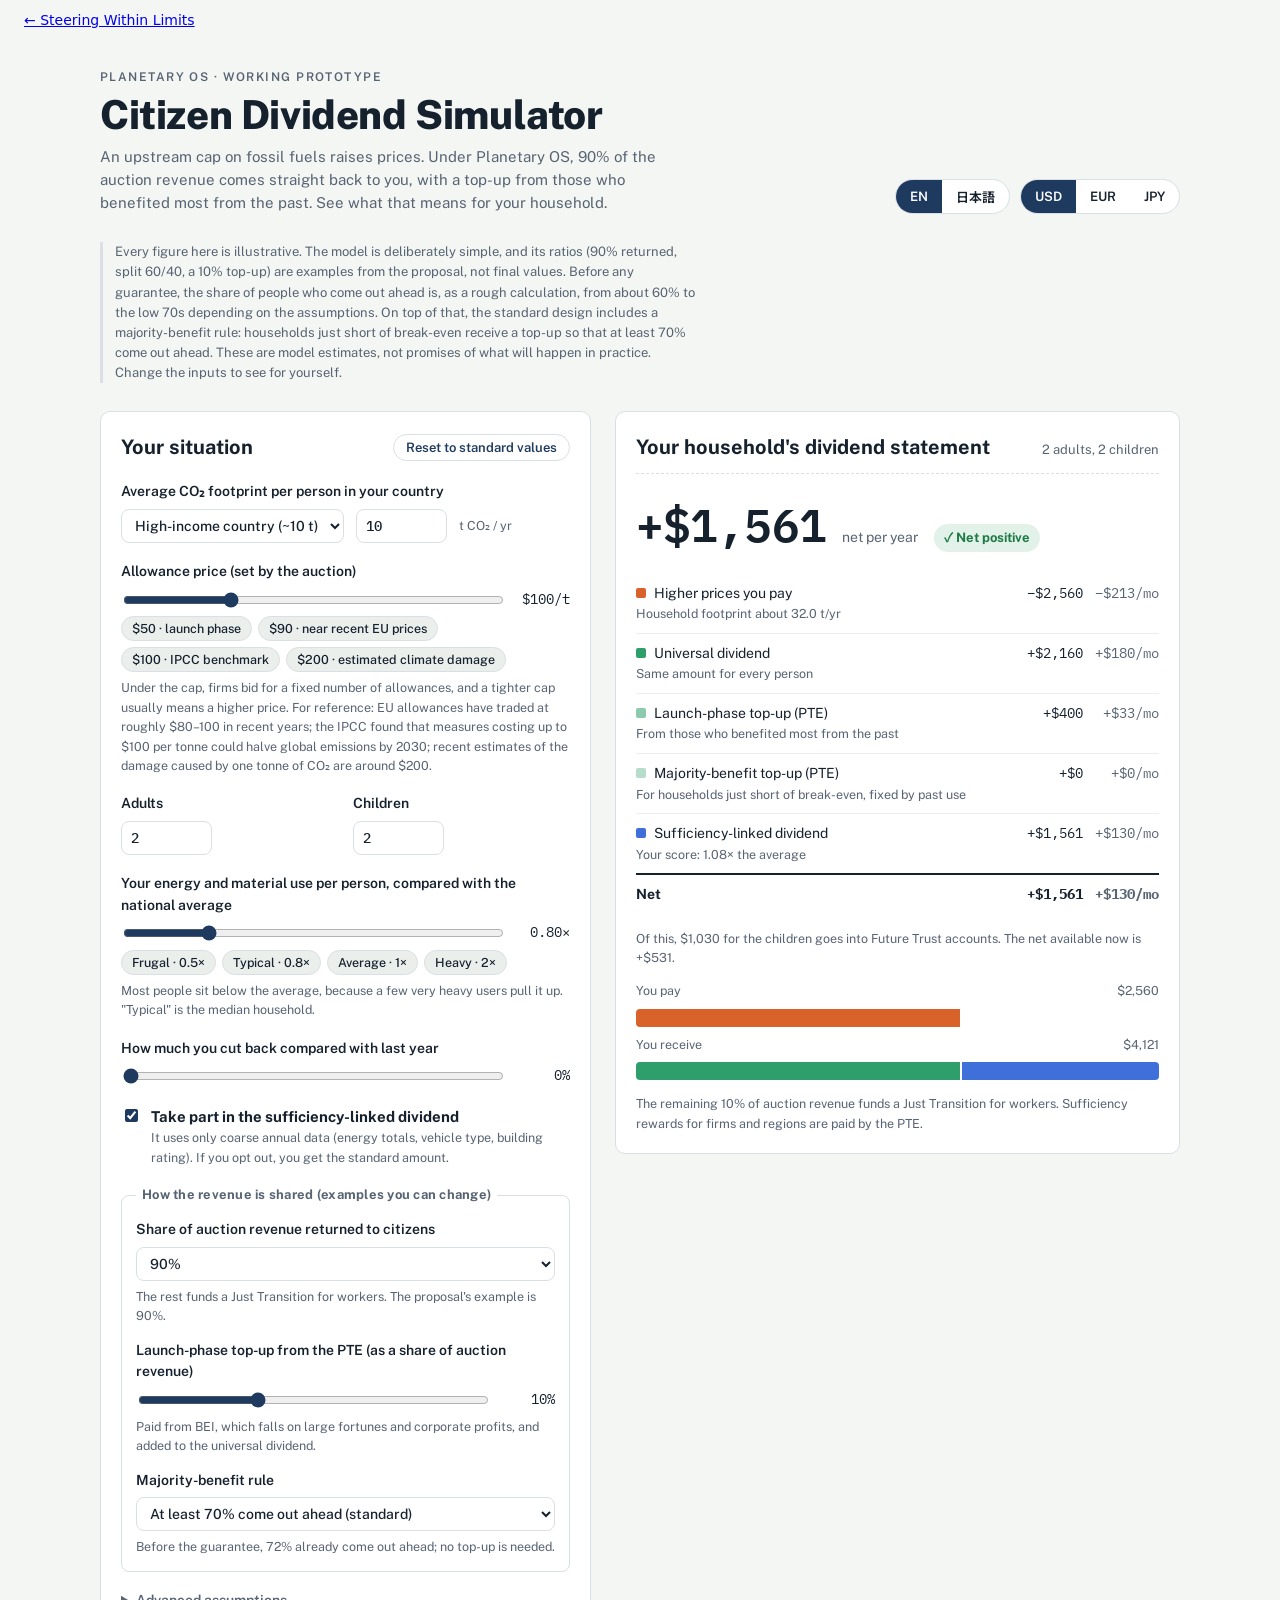
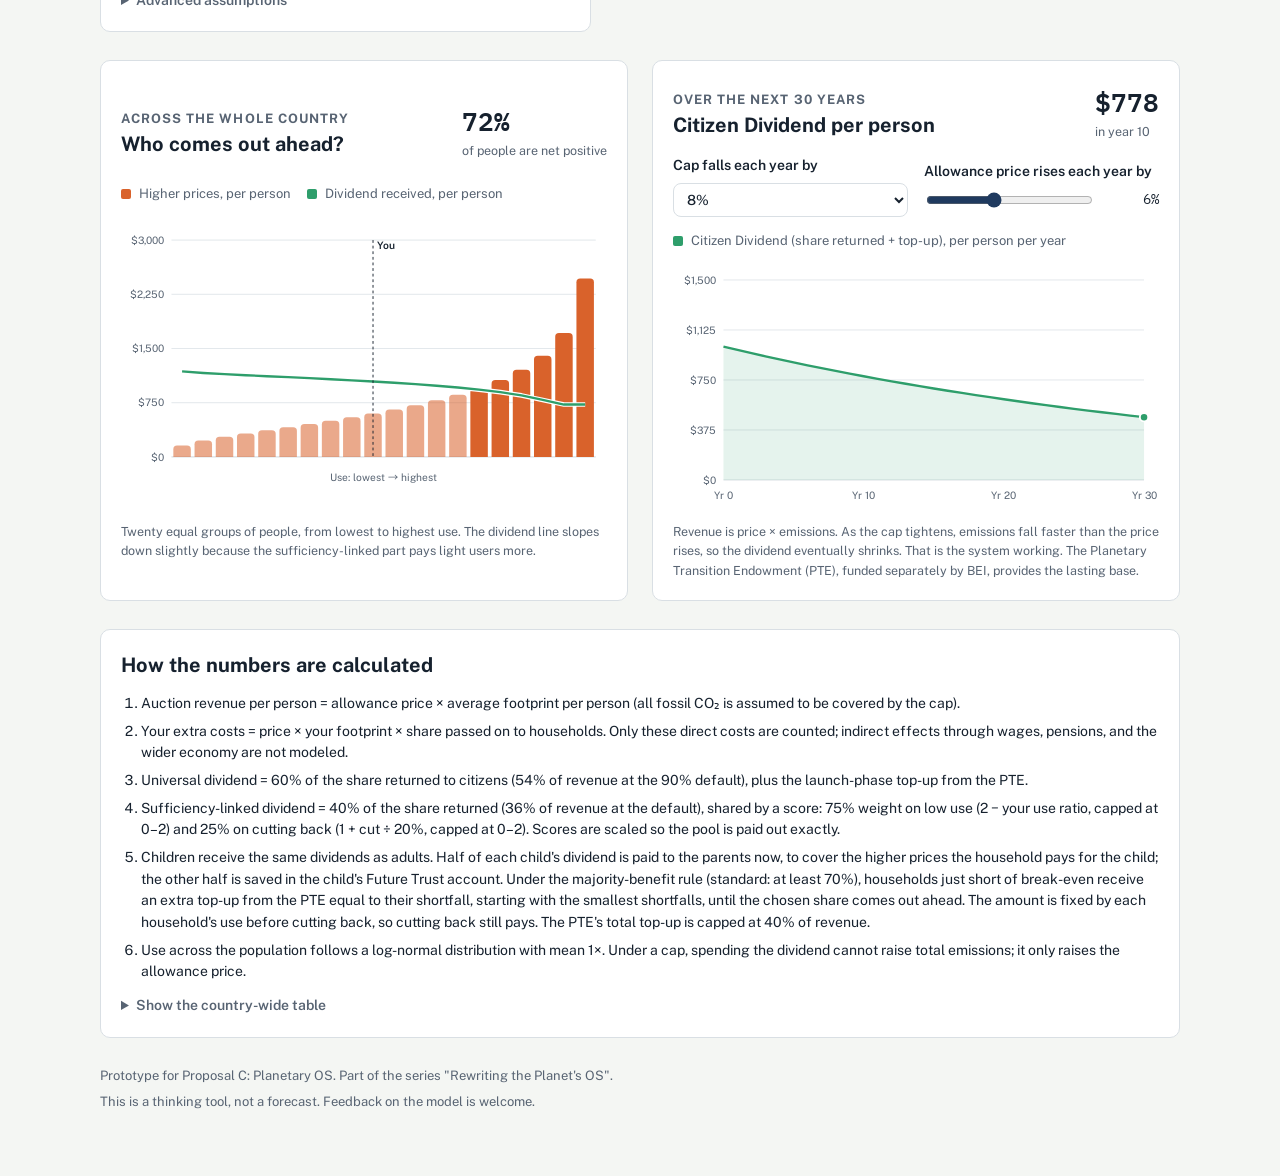
<file: docs/simulator/index.html>
<!doctype html>
<html lang="en">
<head>
<meta charset="utf-8">
<meta name="viewport" content="width=device-width, initial-scale=1">
<!-- This file is the master copy. The claude.ai Artifact (claude.ai/artifact/J9pZQuiFhVgbMJSY5bwzy8) is an older version from before 2026-11-05 and is intentionally not updated; do not use it. -->
<title>Citizen Dividend Simulator</title>
<link rel="preconnect" href="https://fonts.googleapis.com">
<link rel="preconnect" href="https://fonts.gstatic.com" crossorigin>
<link rel="stylesheet" href="https://fonts.googleapis.com/css2?family=Public+Sans:wght@400;500;600;700;800&family=IBM+Plex+Mono:wght@400;500;600&family=Noto+Sans+JP:wght@400;500;700&display=swap">
<style>
/* Layout: a civic "dividend statement" — controls on the left, the household's statement on the right, then two explanatory charts and the method. */
:root {
  --bg: #F4F6F3;
  --panel: #FFFFFF;
  --ink: #16212E;
  --muted: #586473;
  --line: #D9DFE4;
  --soft: #EBEFEC;
  --accent: #1F3A5F;
  --accent-ink: #FFFFFF;
  --cost: #D9622B;
  --uni: #2E9E6B;
  --suff: #3F6FD8;
  --good: #1E7A46;
  --good-bg: #E2F2E8;
  --bad: #B4401C;
  --bad-bg: #FBE7DE;
  --font-body: "Public Sans", "Noto Sans JP", "Helvetica Neue", Arial, sans-serif;
  --font-data: "IBM Plex Mono", ui-monospace, "SFMono-Regular", Menlo, monospace;
  --radius: 10px;
}
@media (prefers-color-scheme: dark) {
  :root:not([data-theme="light"]) {
    --bg: #10161E; --panel: #172130; --ink: #E8EDF3; --muted: #9DA9B7; --line: #2B3747; --soft: #1D2938;
    --accent: #9CBBE3; --accent-ink: #10161E;
    --cost: #D05A26; --uni: #1E9466; --suff: #5B80E6;
    --good: #6FD39A; --good-bg: #173527; --bad: #F08A63; --bad-bg: #3A2118;
    color-scheme: dark;
  }
}
:root[data-theme="dark"] {
  --bg: #10161E; --panel: #172130; --ink: #E8EDF3; --muted: #9DA9B7; --line: #2B3747; --soft: #1D2938;
  --accent: #9CBBE3; --accent-ink: #10161E;
  --cost: #D05A26; --uni: #1E9466; --suff: #5B80E6;
  --good: #6FD39A; --good-bg: #173527; --bad: #F08A63; --bad-bg: #3A2118;
  color-scheme: dark;
}
* { box-sizing: border-box; }
body { background: var(--bg); color: var(--ink); font-family: var(--font-body); font-size: 15px; line-height: 1.55; }
.wrap { max-width: 1120px; margin: 0 auto; padding-inline: 20px; padding-block: 28px 56px; display: grid; gap: 28px; }
header.top { display: flex; flex-wrap: wrap; gap: 16px; align-items: flex-end; justify-content: space-between; }
.eyebrow { font-size: 12px; letter-spacing: .12em; text-transform: uppercase; color: var(--muted); font-weight: 600; }
h1 { font-size: clamp(28px, 4vw, 40px); line-height: 1.1; margin: 6px 0 8px; font-weight: 800; letter-spacing: -.01em; text-wrap: balance; }
h2 { font-size: 20px; margin: 0; font-weight: 700; text-wrap: balance; }
h3 { font-size: 13px; margin: 0; letter-spacing: .08em; text-transform: uppercase; color: var(--muted); font-weight: 700; }
p { margin: 0; }
.lede { max-width: 62ch; color: var(--muted); }
.tools { display: flex; gap: 10px; flex-wrap: wrap; }
.seg { display: inline-flex; border: 1px solid var(--line); border-radius: 999px; overflow: hidden; background: var(--panel); }
.seg button { border: 0; background: transparent; color: var(--ink); padding: 7px 14px; font: 600 13px var(--font-body); cursor: pointer; }
.seg button[aria-pressed="true"] { background: var(--accent); color: var(--accent-ink); }
.seg button:focus-visible, button:focus-visible, input:focus-visible, select:focus-visible { outline: 2px solid var(--accent); outline-offset: 2px; }
.notice { font-size: 13px; color: var(--muted); border-left: 3px solid var(--line); padding-left: 12px; max-width: 75ch; }

.main { display: grid; grid-template-columns: minmax(0, 1fr) minmax(0, 1.15fr); gap: 24px; align-items: start; }
@media (max-width: 860px) { .main { grid-template-columns: 1fr; } }
.panel { background: var(--panel); border: 1px solid var(--line); border-radius: var(--radius); padding: 20px; display: grid; gap: 18px; min-width: 0; }

.field { display: grid; gap: 6px; }
.field label, .field .lab { font-weight: 600; font-size: 14px; }
.field .hint { font-size: 12.5px; color: var(--muted); }
.row { display: flex; gap: 12px; align-items: center; flex-wrap: wrap; }
.row > * { min-width: 0; }
input[type="range"] { flex: 1 1 160px; accent-color: var(--accent); }
.val { font-family: var(--font-data); font-variant-numeric: tabular-nums; font-size: 14px; min-width: 6.5ch; text-align: right; }
select, input[type="number"] { font: 500 14px var(--font-body); color: var(--ink); background: var(--panel); border: 1px solid var(--line); border-radius: 8px; padding: 7px 9px; }
input[type="number"] { width: 6.5em; font-family: var(--font-data); }
.chips { display: flex; gap: 6px; flex-wrap: wrap; }
.chips button { border: 1px solid var(--line); background: var(--soft); color: var(--ink); border-radius: 999px; padding: 4px 10px; font: 500 12.5px var(--font-body); cursor: pointer; }
.chips button:hover { border-color: var(--accent); }
.reset { border: 1px solid var(--line); background: transparent; color: var(--accent); border-radius: 999px; padding: 5px 12px; font: 600 13px var(--font-body); cursor: pointer; }
.reset:hover { border-color: var(--accent); }
.check { display: flex; gap: 10px; align-items: flex-start; }
.check input { margin-top: 4px; accent-color: var(--accent); }
details.adv summary { cursor: pointer; font-weight: 600; font-size: 14px; color: var(--muted); }
details.adv[open] summary { margin-bottom: 12px; }
fieldset.alloc { border: 1px solid var(--line); border-radius: 8px; padding: 14px; margin: 0; display: grid; gap: 14px; min-width: 0; }
fieldset.alloc legend { font-weight: 700; font-size: 13px; color: var(--muted); padding: 0 6px; letter-spacing: .02em; }
.two { display: grid; grid-template-columns: 1fr 1fr; gap: 14px; }

/* statement */
.statement { gap: 14px; }
.st-head { display: flex; justify-content: space-between; align-items: baseline; gap: 12px; flex-wrap: wrap; border-bottom: 1px dashed var(--line); padding-bottom: 10px; }
.st-head .who { font-size: 13px; color: var(--muted); }
.hero { display: flex; flex-wrap: wrap; align-items: baseline; gap: 10px 16px; }
.hero .num { font-family: var(--font-data); font-variant-numeric: tabular-nums; font-size: clamp(34px, 5vw, 46px); font-weight: 600; letter-spacing: -.02em; }
.hero .per { color: var(--muted); font-size: 14px; }
.pill { display: inline-flex; align-items: center; gap: 6px; font-weight: 700; font-size: 13px; padding: 4px 10px; border-radius: 999px; }
.pill.good { background: var(--good-bg); color: var(--good); }
.pill.bad { background: var(--bad-bg); color: var(--bad); }
table.lines { width: 100%; border-collapse: collapse; font-size: 14px; }
table.lines td { padding: 9px 0; border-bottom: 1px solid var(--soft); vertical-align: top; }
table.lines td.amt { text-align: right; font-family: var(--font-data); font-variant-numeric: tabular-nums; white-space: nowrap; padding-left: 12px; }
table.lines td.mon { text-align: right; font-family: var(--font-data); font-variant-numeric: tabular-nums; color: var(--muted); white-space: nowrap; padding-left: 12px; width: 1%; }
table.lines tr.total td { border-bottom: 0; border-top: 2px solid var(--ink); font-weight: 700; }
.key { display: inline-block; width: 10px; height: 10px; border-radius: 2px; margin-right: 8px; vertical-align: 0; }
.sub { display: block; font-size: 12.5px; color: var(--muted); }
.bars { display: grid; gap: 8px; }
.bars .bl { font-size: 12.5px; color: var(--muted); display: flex; justify-content: space-between; }
.bars .track { display: flex; gap: 2px; height: 18px; }
.bars .seg2 { height: 100%; border-radius: 0; }
.bars .seg2:first-child { border-radius: 4px 0 0 4px; }
.bars .seg2:last-child { border-radius: 0 4px 4px 0; }
.bars .seg2:only-child { border-radius: 4px; }

/* charts */
.chart-card { display: grid; gap: 14px; }
.chart-head { display: flex; flex-wrap: wrap; gap: 10px 24px; justify-content: space-between; align-items: flex-end; }
.chart-head .stat { font-family: var(--font-data); font-size: 26px; font-weight: 600; font-variant-numeric: tabular-nums; }
.legend { display: flex; flex-wrap: wrap; gap: 6px 16px; font-size: 13px; color: var(--muted); }
.legend span { display: inline-flex; align-items: center; }
.svgbox { position: relative; width: 100%; }
.svgbox svg { width: 100%; height: auto; display: block; }
.svgbox text { fill: var(--muted); font-family: var(--font-body); font-size: 11px; }
.tip { position: absolute; pointer-events: none; background: var(--ink); color: var(--bg); font-size: 12.5px; padding: 8px 10px; border-radius: 8px; line-height: 1.45; max-width: 240px; transform: translate(-50%, calc(-100% - 10px)); white-space: nowrap; }
.tip b { font-family: var(--font-data); font-weight: 600; }
.ctrl-inline { display: flex; gap: 16px; flex-wrap: wrap; align-items: center; font-size: 13.5px; }
.ctrl-inline .field { min-width: 220px; flex: 1 1 220px; }

.grid2 { display: grid; grid-template-columns: minmax(0, 1fr) minmax(0, 1fr); gap: 24px; }
@media (max-width: 860px) { .grid2 { grid-template-columns: 1fr; } }

.method { display: grid; gap: 12px; font-size: 14px; }
.method ol { margin: 0; padding-left: 20px; display: grid; gap: 6px; }
.method code { font-family: var(--font-data); font-size: 13px; background: var(--soft); padding: 1px 5px; border-radius: 4px; }
.tablewrap { overflow-x: auto; }
table.dist { border-collapse: collapse; font-size: 13px; min-width: 520px; width: 100%; }
table.dist th, table.dist td { padding: 6px 8px; border-bottom: 1px solid var(--soft); text-align: right; font-family: var(--font-data); font-variant-numeric: tabular-nums; }
table.dist th { font-family: var(--font-body); color: var(--muted); font-weight: 600; }
table.dist th:first-child, table.dist td:first-child { text-align: left; }
footer { font-size: 13px; color: var(--muted); display: grid; gap: 6px; }
footer a { color: var(--accent); }
@media (prefers-reduced-motion: no-preference) { .bars .seg2 { transition: width .25s ease; } }
</style>
</head>
<body>
<p style="margin:12px 16px;font:14px system-ui,sans-serif"><a href="../">← Steering Within Limits</a></p>

<div class="wrap">
  <header class="top">
    <div>
      <div class="eyebrow" data-i18n="eyebrow">Planetary OS · working prototype</div>
      <h1 data-i18n="title">Citizen Dividend Simulator</h1>
      <p class="lede" data-i18n="lede">An upstream cap on fossil fuels raises prices. Under Planetary OS, 90% of the auction revenue comes straight back to you, with a top-up from those who benefited most from the past. See what that means for your household.</p>
    </div>
    <div class="tools">
      <div class="seg" role="group" aria-label="Language">
        <button type="button" id="lang-en" aria-pressed="true">EN</button>
        <button type="button" id="lang-ja" aria-pressed="false">日本語</button>
      </div>
      <div class="seg" role="group" aria-label="Currency">
        <button type="button" id="cur-USD" aria-pressed="true">USD</button>
        <button type="button" id="cur-EUR" aria-pressed="false">EUR</button>
        <button type="button" id="cur-JPY" aria-pressed="false">JPY</button>
      </div>
    </div>
  </header>

  <p class="notice" data-i18n="notice">Every figure here is illustrative. The model is deliberately simple, and its ratios (90% returned, split 60/40, a 10% top-up) are examples from the proposal, not final values. Before any guarantee, the share of people who come out ahead is, as a rough calculation, from about 60% to the low 70s depending on the assumptions. On top of that, the standard design includes a majority-benefit rule: households just short of break-even receive a top-up so that at least 70% come out ahead. These are model estimates, not promises of what will happen in practice. Change the inputs to see for yourself.</p>

  <section class="main">
    <form class="panel" id="inputs" aria-labelledby="in-h" onsubmit="return false">
      <div class="row" style="justify-content:space-between"><h2 id="in-h" data-i18n="inTitle">Your situation</h2><button type="button" class="reset" id="reset" data-i18n="reset">Reset to standard values</button></div>

      <div class="field">
        <label for="avg" data-i18n="avgLab">Average CO₂ footprint per person in your country</label>
        <div class="row">
          <select id="preset" aria-label="Country profile">
            <option value="10" data-i18n="p10">High-income country (~10 t)</option>
            <option value="8" data-i18n="p8">Japan / EU-like (~8 t)</option>
            <option value="6" data-i18n="p6">Upper-middle income (~6 t)</option>
            <option value="2" data-i18n="p2">Lower-middle income (~2 t)</option>
            <option value="0.5" data-i18n="p05">Low income (~0.5 t)</option>
          </select>
          <input id="avg" type="number" min="0.1" max="30" step="0.1" value="10">
          <span class="hint">t CO₂ / yr</span>
        </div>
      </div>

      <div class="field">
        <label for="price" data-i18n="priceLab">Allowance price (set by the auction)</label>
        <div class="row"><input id="price" type="range" min="25" max="300" step="5" value="100"><span class="val" id="price-v"></span></div>
        <div class="chips">
          <button type="button" data-price="50" data-i18n="pc50">$50 · launch phase</button>
          <button type="button" data-price="90" data-i18n="pc90">$90 · near recent EU prices</button>
          <button type="button" data-price="100" data-i18n="pc100">$100 · IPCC benchmark</button>
          <button type="button" data-price="200" data-i18n="pc200">$200 · estimated climate damage</button>
        </div>
        <span class="hint" data-i18n="priceHint">Under the cap, firms bid for a fixed number of allowances, and a tighter cap usually means a higher price. For reference: EU allowances have traded at roughly $80–100 in recent years; the IPCC found that measures costing up to $100 per tonne could halve global emissions by 2030; recent estimates of the damage caused by one tonne of CO₂ are around $200.</span>
      </div>

      <div class="two">
        <div class="field">
          <label for="adults" data-i18n="adultsLab">Adults</label>
          <input id="adults" type="number" min="1" max="10" step="1" value="2">
        </div>
        <div class="field">
          <label for="kids" data-i18n="kidsLab">Children</label>
          <input id="kids" type="number" min="0" max="10" step="1" value="2">
        </div>
      </div>

      <div class="field">
        <label for="use" data-i18n="useLab">Your energy and material use per person, compared with the national average</label>
        <div class="row"><input id="use" type="range" min="0.2" max="3" step="0.05" value="0.8"><span class="val" id="use-v"></span></div>
        <div class="chips">
          <button type="button" data-use="0.5" data-i18n="chipLow">Frugal · 0.5×</button>
          <button type="button" data-use="0.8" data-i18n="chipMid">Typical · 0.8×</button>
          <button type="button" data-use="1" data-i18n="chipAvg">Average · 1×</button>
          <button type="button" data-use="2" data-i18n="chipHigh">Heavy · 2×</button>
        </div>
        <span class="hint" data-i18n="useHint">Most people sit below the average, because a few very heavy users pull it up. "Typical" is the median household.</span>
      </div>

      <div class="field">
        <label for="red" data-i18n="redLab">How much you cut back compared with last year</label>
        <div class="row"><input id="red" type="range" min="0" max="40" step="1" value="0"><span class="val" id="red-v"></span></div>
      </div>

      <label class="check" for="optin">
        <input id="optin" type="checkbox" checked>
        <span><b data-i18n="optLab">Take part in the sufficiency-linked dividend</b><span class="sub" data-i18n="optHint">It uses only coarse annual data (energy totals, vehicle type, building rating). If you opt out, you get the standard amount.</span></span>
      </label>

      <fieldset class="alloc">
        <legend data-i18n="allocLeg">How the revenue is shared (examples you can change)</legend>
        <div class="field">
          <label for="hshare" data-i18n="hshareLab">Share of auction revenue returned to citizens</label>
          <select id="hshare"><option value="80">80%</option><option value="90" selected>90%</option><option value="100">100%</option></select>
          <span class="hint" data-i18n="hshareHint">The rest funds a Just Transition for workers. The proposal's example is 90%.</span>
        </div>
        <div class="field">
          <label for="topup" data-i18n="topupLab">Launch-phase top-up from the PTE (as a share of auction revenue)</label>
          <div class="row"><input id="topup" type="range" min="0" max="30" step="1" value="10"><span class="val" id="topup-v"></span></div>
          <span class="hint" data-i18n="topupHint">Paid from BEI, which falls on large fortunes and corporate profits, and added to the universal dividend.</span>
        </div>
        <div class="field">
          <label for="rule" data-i18n="ruleLab">Majority-benefit rule</label>
          <select id="rule">
            <option value="0" data-i18n="ruleNone">No guarantee (for comparison)</option>
            <option value="60" data-i18n="rule60">At least 60% come out ahead</option>
            <option value="70" data-i18n="rule70" selected>At least 70% come out ahead (standard)</option>
            <option value="80" data-i18n="rule80">At least 80% come out ahead</option>
          </select>
          <span class="hint" id="rule-note"></span>
        </div>
      </fieldset>

      <details class="adv">
        <summary data-i18n="advSum">Advanced assumptions</summary>
        <div class="field">
          <label for="pass" data-i18n="passLab">Share of the carbon cost passed on to households</label>
          <div class="row"><input id="pass" type="range" min="50" max="100" step="5" value="80"><span class="val" id="pass-v"></span></div>
          <span class="hint" data-i18n="passHint">The standard assumption is 80%. Part of the cost is embodied in government spending, investment, and exports; household consumption accounts for a little over 60% of carbon footprints (Ivanova et al., 2016). 100% is the most cautious case, in which everything eventually reaches people through prices, wages, and taxes.</span>
        </div>
        <div class="field">
          <label for="sigma" data-i18n="sigmaLab">How unequal energy use is in your country</label>
          <div class="row"><input id="sigma" type="range" min="0.4" max="1.1" step="0.05" value="0.7"><span class="val" id="sigma-v"></span></div>
          <span class="hint" data-i18n="sigmaHint">Spread of a log-normal distribution. Higher means a small group uses a much larger share.</span>
        </div>
      </details>
    </form>

    <section class="panel statement" aria-labelledby="st-h" aria-live="polite">
      <div class="st-head">
        <h2 id="st-h" data-i18n="stTitle">Your household's dividend statement</h2>
        <span class="who" id="who"></span>
      </div>
      <div class="hero">
        <span class="num" id="net"></span>
        <span class="per" data-i18n="perYear">net per year</span>
        <span class="pill" id="pill"></span>
      </div>
      <table class="lines">
        <tbody>
          <tr><td><span class="key" style="background:var(--cost)"></span><span data-i18n="lCost">Higher prices you pay</span><span class="sub" id="cost-sub"></span></td><td class="amt" id="cost"></td><td class="mon" id="cost-m"></td></tr>
          <tr><td><span class="key" style="background:var(--uni)"></span><span data-i18n="lUni">Universal dividend</span><span class="sub" data-i18n="lUniSub">Same amount for every person</span></td><td class="amt" id="uni"></td><td class="mon" id="uni-m"></td></tr>
          <tr><td><span class="key" style="background:var(--uni);opacity:.55"></span><span data-i18n="lTop">Launch-phase top-up (PTE)</span><span class="sub" data-i18n="lTopSub">From those who benefited most from the past</span></td><td class="amt" id="top"></td><td class="mon" id="top-m"></td></tr>
          <tr id="guar-row"><td><span class="key" style="background:var(--uni);opacity:.35"></span><span data-i18n="lGuar">Majority-benefit top-up (PTE)</span><span class="sub" data-i18n="lGuarSub">For households just short of break-even, fixed by past use</span></td><td class="amt" id="guar"></td><td class="mon" id="guar-m"></td></tr>
          <tr><td><span class="key" style="background:var(--suff)"></span><span data-i18n="lSuff">Sufficiency-linked dividend</span><span class="sub" id="suff-sub"></span></td><td class="amt" id="suff"></td><td class="mon" id="suff-m"></td></tr>
          <tr class="total"><td data-i18n="lNet">Net</td><td class="amt" id="net2"></td><td class="mon" id="net-m"></td></tr>
        </tbody>
      </table>
      <p class="sub" id="trust"></p>
      <div class="bars" aria-hidden="true">
        <div class="bl"><span data-i18n="bPay">You pay</span><span id="b-pay"></span></div>
        <div class="track" id="bar-pay"></div>
        <div class="bl"><span data-i18n="bGet">You receive</span><span id="b-get"></span></div>
        <div class="track" id="bar-get"></div>
      </div>
      <p class="sub" id="restNote"></p>
    </section>
  </section>

  <section class="grid2">
    <div class="panel chart-card" aria-labelledby="d-h">
      <div class="chart-head">
        <div>
          <h3 data-i18n="dEyebrow">Across the whole country</h3>
          <h2 id="d-h" data-i18n="dTitle">Who comes out ahead?</h2>
        </div>
        <div><div class="stat" id="share"></div><div class="sub" data-i18n="dStatLab">of people are net positive</div></div>
      </div>
      <div class="legend">
        <span><span class="key" style="background:var(--cost)"></span><span data-i18n="legCost">Higher prices, per person</span></span>
        <span><span class="key" style="background:var(--uni)"></span><span data-i18n="legRecv">Dividend received, per person</span></span>
      </div>
      <div class="svgbox" id="dist"></div>
      <p class="sub" data-i18n="dNote">Twenty equal groups of people, from lowest to highest use. The dividend line slopes down slightly because the sufficiency-linked part pays light users more.</p>
    </div>

    <div class="panel chart-card" aria-labelledby="t-h">
      <div class="chart-head">
        <div>
          <h3 data-i18n="tEyebrow">Over the next 30 years</h3>
          <h2 id="t-h" data-i18n="tTitle">Citizen Dividend per person</h2>
        </div>
        <div><div class="stat" id="t-stat"></div><div class="sub" data-i18n="tStatLab">in year 10</div></div>
      </div>
      <div class="ctrl-inline">
        <div class="field">
          <label for="rate" data-i18n="rateLab">Cap falls each year by</label>
          <select id="rate">
            <option value="3">3%</option><option value="5">5%</option><option value="7">7%</option><option value="8" selected>8%</option><option value="10">10%</option>
          </select>
        </div>
        <div class="field">
          <label for="growth" data-i18n="growthLab">Allowance price rises each year by</label>
          <div class="row"><input id="growth" type="range" min="0" max="15" step="1" value="6"><span class="val" id="growth-v"></span></div>
        </div>
      </div>
      <div class="legend"><span><span class="key" style="background:var(--uni)"></span><span data-i18n="tLeg">Citizen Dividend (share returned + top-up), per person per year</span></span></div>
      <div class="svgbox" id="time"></div>
      <p class="sub" data-i18n="tNote">Revenue is price × emissions. As the cap tightens, emissions fall faster than the price rises, so the dividend eventually shrinks. That is the system working. The Planetary Transition Endowment (PTE), funded separately by BEI, provides the lasting base.</p>
    </div>
  </section>

  <section class="panel method" aria-labelledby="m-h">
    <h2 id="m-h" data-i18n="mTitle">How the numbers are calculated</h2>
    <ol>
      <li data-i18n="m1">Auction revenue per person = allowance price × average footprint per person (all fossil CO₂ is assumed to be covered by the cap).</li>
      <li data-i18n="m2">Your extra costs = price × your footprint × share passed on to households. Only these direct costs are counted; indirect effects through wages, pensions, and the wider economy are not modeled.</li>
      <li data-i18n="m3">Universal dividend = 60% of the share returned to citizens (54% of revenue at the 90% default), plus the launch-phase top-up from the PTE.</li>
      <li data-i18n="m4">Sufficiency-linked dividend = 40% of the share returned (36% of revenue at the default), shared by a score: 75% weight on low use (2 − your use ratio, capped at 0–2) and 25% on cutting back (1 + cut ÷ 20%, capped at 0–2). Scores are scaled so the pool is paid out exactly.</li>
      <li data-i18n="m5">Children receive the same dividends as adults. Half of each child's dividend is paid to the parents now, to cover the higher prices the household pays for the child; the other half is saved in the child's Future Trust account. Under the majority-benefit rule (standard: at least 70%), households just short of break-even receive an extra top-up from the PTE equal to their shortfall, starting with the smallest shortfalls, until the chosen share comes out ahead. The amount is fixed by each household's use before cutting back, so cutting back still pays. The PTE's total top-up is capped at 40% of revenue.</li>
      <li data-i18n="m6">Use across the population follows a log-normal distribution with mean 1×. Under a cap, spending the dividend cannot raise total emissions; it only raises the allowance price.</li>
    </ol>
    <details class="adv">
      <summary data-i18n="tableSum">Show the country-wide table</summary>
      <div class="tablewrap"><table class="dist" id="dist-table"></table></div>
    </details>
  </section>

  <footer>
    <p data-i18n="foot1">Prototype for Proposal C: Planetary OS. Part of the series "Rewriting the Planet's OS".</p>
    <p data-i18n="foot2">This is a thinking tool, not a forecast. Feedback on the model is welcome.</p>
  </footer>
</div>

<script>
(function () {
  "use strict";
  const $ = (id) => document.getElementById(id);

  const I18N = {
    ja: {
      eyebrow: "Planetary OS · 試作版", title: "還元シミュレーター",
      lede: "化石燃料の上流に上限をかけると、物の値段が上がります。Planetary OS では、競売収入の90％があなたに直接還ってきます。さらに、過去に最も恩恵を受けてきた側からの上乗せもあります。それがあなたの家計にとって何を意味するかを確かめてください。",
      notice: "ここに出る数字はすべて一例です。モデルは意図して単純にしてあり、比率（90％を還元、6割と4割に分ける、1割の上乗せ）は提案書の一例で、確定した値ではありません。上乗せの前の計算上の目安では、手取りがプラスになるのは前提によって6割前後から7割台前半です。そのうえで、標準の設計では「多数派保証ルール」により、少なくとも7割の人がプラスになるよう、損益の境目にいる世帯に上乗せします。これは計算上の想定で、現実にそのとおりになるとは限りません。入力を変えて確かめてください。",
      inTitle: "あなたの状況", reset: "初期値に戻す", pc50: "50ドル · 立ち上げ期", pc90: "90ドル · EU市場の近年の水準", pc100: "100ドル · IPCCの目安", pc200: "200ドル · 気候被害の推計額", avgLab: "あなたの国の、一人あたりの平均CO₂排出量",
      p10: "高所得国（約10トン）", p8: "日本・EU並み（約8トン）", p6: "上位中所得国（約6トン）", p2: "下位中所得国（約2トン）", p05: "低所得国（約0.5トン）",
      priceLab: "排出枠の価格（競売で決まる）", priceHint: "上限のもとで、企業が決まった数の排出枠を競り合います。上限が厳しいほど、価格は上がりやすくなります。参考：EUの排出枠は近年、1トン約80〜100ドルで取引されてきました。IPCCは、1トン100ドル以下の対策で2030年までに世界の排出を半分にできるとしています。CO₂1トンが引き起こす被害の最近の推計は、約200ドルです。",
      adultsLab: "大人", kidsLab: "子ども",
      useLab: "一人あたりのエネルギーとモノの使用量（国の平均と比べて）",
      chipLow: "質素 · 0.5倍", chipMid: "典型的 · 0.8倍", chipAvg: "平均 · 1倍", chipHigh: "多い · 2倍",
      useHint: "ごく一部の人が平均を押し上げるので、多くの人は平均より少なく使っています。「典型的」は中央の世帯です。",
      redLab: "去年と比べて減らした割合",
      optLab: "縮小に連動する還元に参加する", optHint: "使うのは年1回の粗いデータ（エネルギーの合計、車の種類、建物の性能）だけです。参加しない場合は標準の額を受け取ります。",
      advSum: "詳しい前提", passLab: "炭素のコストのうち、家計に転嫁される割合", passHint: "標準の前提は80％です。コストの一部は、政府の支出、設備投資、輸出に含まれます。研究では、家計の消費がカーボンフットプリントの6割余りを占めるとされています（Ivanova ほか、2016年）。100％は、値段・賃金・税を通じて、最終的にすべてが人々に及ぶと見る、最も慎重な想定です。", allocLeg: "収入の分け方（変えられる一例）", hshareLab: "競売収入のうち市民に還す割合", hshareHint: "残りは働く人の公正な移行に充てます。提案書の一例は90％です。", topupLab: "立ち上げ期のPTEからの上乗せ（競売収入に対する割合）", topupHint: "大きな資産と企業の利益が負担するBEIから出し、一律の還元に上乗せします。", ruleLab: "多数派保証ルール", ruleNone: "保証なし（比べるため）", rule60: "少なくとも6割が得をする", rule70: "少なくとも7割が得をする（標準）", rule80: "少なくとも8割が得をする", lTop: "立ち上げ期の上乗せ（PTE）", lTopSub: "過去に最も恩恵を受けた側から", lGuar: "多数派保証の上乗せ（PTE）", lGuarSub: "損益の境目にいる世帯に。以前の使用量で決まる",
      sigmaLab: "あなたの国でのエネルギー使用量のばらつき", sigmaHint: "対数正規分布の広がりです。値が大きいほど、少数の人が大きな割合を使っています。",
      stTitle: "あなたの家計の還元明細", perYear: "年間の差し引き",
      lCost: "値上がりで払う分", lUni: "一律の還元", lUniSub: "一人あたり同じ額", lSuff: "縮小に連動する還元", lNet: "差し引き",
      bPay: "払う額", bGet: "受け取る額",
      restNote: (r) => `競売収入の残り${r}％は、働く人の公正な移行に充てられます。企業・地域への縮小報酬は、PTEから出します。`, ruleNote: (s0, cost, lift, cap) => cap ? `保証の前は${s0}％。PTEが出せる上限（収入の40％）に届くため、この水準までは保証できません。` : (lift > 0 ? `保証の前は${s0}％。境目にいる${lift}％の人に上乗せし、その費用は収入の${cost}％です。` : `保証の前に、すでに${s0}％の人がプラスで、上乗せは不要です。`), ruleOff: "保証の水準は、市民会議を含む民主的な手続きで見直せます。標準の設計は「少なくとも7割」です。ここでは、保証がない場合と比べられます。",
      dEyebrow: "国全体で見ると", dTitle: "誰が得をするのか", dStatLab: "の人が、手取りがプラス",
      legCost: "値上がりの負担（一人あたり）", legRecv: "受け取る還元（一人あたり）",
      dNote: "使用量の少ない順に、人々を20の同じ大きさのグループに分けています。縮小に連動する部分が少なく使う人に多く払うので、還元の線はわずかに右下がりになります。",
      tEyebrow: "これから30年", tTitle: "一人あたりの市民への還元", tStatLab: "（10年目）",
      rateLab: "上限の年あたりの引き下げ", growthLab: "排出枠の価格の年あたりの上昇",
      tLeg: "市民への還元（還元の割合＋上乗せ）、一人あたり・年",
      tNote: "収入は「価格 × 排出量」です。上限が厳しくなると、排出は価格の上昇より速く減るので、還元はいずれ小さくなります。それは仕組みが働いている証拠です。長く続く土台は、BEIで別に積み立てるPTE（Planetary Transition Endowment）が担います。",
      mTitle: "数字の計算方法",
      m1: "一人あたりの競売収入 ＝ 排出枠の価格 × 一人あたりの平均排出量（化石燃料由来のCO₂はすべて上限の対象と仮定）",
      m2: "あなたの負担の増加 ＝ 価格 × あなたの排出量 × 家計に転嫁される割合。計算しているのは、この直接の負担だけです。賃金や年金、経済全体を通じた間接の影響は含みません。",
      m3: "一律の還元 ＝ 市民に還す分の6割（初期値の90％なら収入の54％）＋ 立ち上げ期のPTEからの上乗せ",
      m4: "縮小に連動する還元 ＝ 市民に還す分の4割（初期値なら収入の36％）を点数で分配。使用量の少なさに75％（2 − 使用比率、0〜2の範囲）、減らした量に25％（1 + 削減率 ÷ 20％、0〜2の範囲）の重み。原資がちょうど配り切られるように点数を調整します。",
      m5: "子どもも大人と同じ額を受け取ります。子どもの分の半分は、子どもの分の値上がりを補うために今、親に支払い、残りの半分を子ども本人の将来信託口座に積み立てます。多数派保証ルール（標準は少なくとも7割）では、損益の境目にいて少しだけマイナスになる世帯に、その不足分をPTEから上乗せします。不足の小さい世帯から順に、選んだ割合の人がプラスになるまでです。額は、減らす前の使用量で決まるので、その後に減らせば、そのぶん得が増えます。PTEからの上乗せは、合計で収入の40％までです。",
      m6: "人々の使用量は、平均1倍の対数正規分布に従うと仮定しています。上限があるので、還元を使っても排出の総量は増えません。排出枠の価格が上がるだけです。",
      tableSum: "国全体の表を見る",
      foot1: "提案C：Planetary OS の試作版。連載「地球のOSを書き換える」の一部です。",
      foot2: "これは予測ではなく、考えるための道具です。モデルへのご意見を歓迎します。",
      pillGood: "✓ 手取りがプラス", pillBad: "! 負担のほうが大きい",
      who: (a, k) => `大人${a}人・子ども${k}人`,
      costSub: (t) => `世帯の排出量 約${t}トン/年`,
      suffSub: (s, opt) => opt ? `あなたの点数：平均の${s}倍` : "参加しない：標準の額",
      trust: (v, now) => `うち子どもの分 ${v} は、将来信託口座に積み立てられます。今使える差し引きは ${now} です。`,
      tblHead: ["グループ", "使用量（平均比）", "負担/人", "還元/人", "差し引き/人"],
      grp: (i) => `${i}`,
      tipDist: (r, c, d) => `使用量 平均の<b>${r}</b>倍<br>負担 <b>${c}</b> ・ 還元 <b>${d}</b>`,
      tipTime: (y, v) => `${y}年目<br>還元 <b>${v}</b> / 人・年`,
      yr: "年", x10: "使用量：少ない → 多い"
    },
    en: {
      restNote: (r) => `The remaining ${r}% of auction revenue funds a Just Transition for workers. Sufficiency rewards for firms and regions are paid by the PTE.`,
      ruleNote: (s0, cost, lift, cap) => cap ? `Before the guarantee: ${s0}%. The PTE ceiling (40% of revenue) is reached, so this level cannot be fully guaranteed.` : (lift > 0 ? `Before the guarantee: ${s0}%. A top-up goes to the ${lift}% of people just short of break-even, costing ${cost}% of revenue.` : `Before the guarantee, ${s0}% already come out ahead; no top-up is needed.`),
      ruleOff: "The guarantee level can be revisited through democratic processes, including citizens' assemblies. The standard design is \"at least 70%\". Here you can compare with no guarantee.",
      pillGood: "✓ Net positive", pillBad: "! Net cost",
      who: (a, k) => `${a} adult${a === 1 ? "" : "s"}, ${k} child${k === 1 ? "" : "ren"}`,
      costSub: (t) => `Household footprint about ${t} t/yr`,
      suffSub: (s, opt) => opt ? `Your score: ${s}× the average` : "Opted out: standard amount",
      trust: (v, now) => `Of this, ${v} for the children goes into Future Trust accounts. The net available now is ${now}.`,
      tblHead: ["Group", "Use (× average)", "Pays / person", "Receives / person", "Net / person"],
      grp: (i) => `${i}`,
      tipDist: (r, c, d) => `Use <b>${r}×</b> average<br>Pays <b>${c}</b> · Receives <b>${d}</b>`,
      tipTime: (y, v) => `Year ${y}<br>Dividend <b>${v}</b> per person`,
      yr: "Year", x10: "Use: lowest → highest"
    }
  };
  const EN_TEXT = {};
  document.querySelectorAll("[data-i18n]").forEach((el) => { EN_TEXT[el.dataset.i18n] = el.textContent; });

  const CUR = { USD: { rate: 1, sym: "$", dec: 0 }, EUR: { rate: 0.92, sym: "€", dec: 0 }, JPY: { rate: 150, sym: "¥", dec: 0 } };
  const state = { lang: "en", cur: "USD" };
  try { const s = JSON.parse(localStorage.getItem("cds-prefs") || "{}"); if (s.lang) state.lang = s.lang; if (s.cur) state.cur = s.cur; } catch (e) { /* storage unavailable */ } { const q = new URLSearchParams(location.search).get("lang"); if (q === "ja") { state.lang = "ja"; state.cur = "JPY"; } else if (q === "en") { state.lang = "en"; } }

  const t = (k) => (state.lang === "ja" ? I18N.ja : I18N.en)[k];
  function money(usd, signed) {
    const c = CUR[state.cur];
    const v = usd * c.rate;
    const abs = Math.abs(v);
    let s;
    if (state.cur === "JPY" && state.lang === "ja" && abs >= 10000) s = (abs / 10000).toLocaleString("ja-JP", { maximumFractionDigits: abs >= 100000 ? 0 : 1 }) + "万円";
    else s = c.sym + Math.round(abs).toLocaleString("en-US");
    const sign = signed ? (v > 0.5 ? "+" : v < -0.5 ? "−" : "") : (v < -0.5 ? "−" : "");
    return sign + s;
  }

  // ---- maths ----
  function invNorm(p) { // Acklam
    const a = [-3.969683028665376e+01, 2.209460984245205e+02, -2.759285104469687e+02, 1.383577518672690e+02, -3.066479806614716e+01, 2.506628277459239e+00];
    const b = [-5.447609879822406e+01, 1.615858368580409e+02, -1.556989798598866e+02, 6.680131188771972e+01, -1.328068155922803e+01];
    const c = [-7.784894002430293e-03, -3.223964580411365e-01, -2.400758277161838e+00, -2.549671010013320e+00, 4.374664141464968e+00, 2.938163982698783e+00];
    const d = [7.784695709041462e-03, 3.224671290700398e-01, 2.445134137142996e+00, 3.754408661907416e+00];
    const pl = 0.02425;
    let q, r;
    if (p < pl) { q = Math.sqrt(-2 * Math.log(p)); return (((((c[0] * q + c[1]) * q + c[2]) * q + c[3]) * q + c[4]) * q + c[5]) / ((((d[0] * q + d[1]) * q + d[2]) * q + d[3]) * q + 1); }
    if (p > 1 - pl) { q = Math.sqrt(-2 * Math.log(1 - p)); return -(((((c[0] * q + c[1]) * q + c[2]) * q + c[3]) * q + c[4]) * q + c[5]) / ((((d[0] * q + d[1]) * q + d[2]) * q + d[3]) * q + 1); }
    q = p - 0.5; r = q * q;
    return (((((a[0] * r + a[1]) * r + a[2]) * r + a[3]) * r + a[4]) * r + a[5]) * q / (((((b[0] * r + b[1]) * r + b[2]) * r + b[3]) * r + b[4]) * r + 1);
  }
  const clamp = (x, lo, hi) => Math.max(lo, Math.min(hi, x));
  const TRUST_SHARE = 0.5;  // share of each child's dividend saved in the Future Trust; the rest is paid to the parents now
  const GUAR_CEIL = 0.4;   // the PTE may add at most this share of revenue in total (launch top-up + guarantee)
  const levelScore = (r) => clamp(2 - r, 0, 2);
  const cutScore = (cutPct) => clamp(1 + cutPct / 20, 0, 2);
  const score = (r, cutPct) => 0.75 * levelScore(r) + 0.25 * cutScore(cutPct);
  const quantile = (sigma, p) => Math.exp(-sigma * sigma / 2 + sigma * invNorm(p));

  // Majority-benefit guarantee: households just short of break-even (measured at a fixed baseline use)
  // get the gap made up, starting with the smallest gaps, until the chosen share comes out ahead.
  // Because the payment is fixed by the baseline, cutting back later still raises the household's net.
  function model(inp) {
    const R = inp.price * inp.avg;            // revenue per person, USD/yr
    const T = inp.topup * R;                    // launch-phase top-up per person (universal)
    const U = 0.6 * inp.hshare * R;            // universal (before top-up)
    const pool = 0.4 * inp.hshare * R;          // sufficiency-linked pool per person
    const N = 2000;
    let ew = 0;
    const qs = [];
    for (let i = 0; i < N; i++) { const r = quantile(inp.sigma, (i + 0.5) / N); qs.push(r); ew += score(r, 0); }
    ew /= N;
    const recvAt = (r, cut, opt) => U + T + (opt ? pool * score(r, cut) / ew : pool);
    const costAt = (r) => inp.price * inp.avg * r * inp.pass;
    const gapAt = (r) => costAt(r) - recvAt(r, 0, true);
    const gaps = qs.map(gapAt);
    const ahead0 = gaps.filter((g) => g <= 0).length;
    let gmax = 0, guarSum = 0, lifted = 0, capped = false;
    if (inp.rule > 0) {
      const room = Math.max(0, GUAR_CEIL * R - T) * N;          // what the PTE can add, in total
      const pos = gaps.filter((g) => g > 0).sort((a, b) => a - b);
      const want = Math.max(0, Math.ceil(inp.rule * N) - ahead0);
      for (let k = 0; k < Math.min(want, pos.length); k++) {
        if (guarSum + pos[k] > room) { capped = true; break; }
        guarSum += pos[k]; gmax = pos[k]; lifted++;
      }
    }
    const guarAt = (r) => { const g = gapAt(r); return g > 0 && g <= gmax ? g : 0; };
    const share = (ahead0 + lifted) / N;
    const guarShare = R > 0 ? guarSum / N / R : 0;              // guarantee cost as a share of revenue
    const groups = [];
    for (let i = 0; i < 20; i++) { const r = quantile(inp.sigma, (i + 0.5) / 20); groups.push({ r, cost: costAt(r), recv: recvAt(r, 0, true) + guarAt(r) }); }
    const persons = inp.adults + inp.kids;
    const base = inp.use / Math.max(0.05, 1 - inp.cut / 100);    // use before cutting back
    const youScore = inp.optin ? score(inp.use, inp.cut) / ew : 1;
    const perPerson = U + T + (inp.optin ? pool * youScore : pool) + guarAt(base);
    const hh = {
      cost: costAt(inp.use) * persons,
      uni: U * persons,
      top: T * persons,
      guar: guarAt(base) * persons,
      suff: (inp.optin ? pool * youScore : pool) * persons,
      trust: perPerson * inp.kids * TRUST_SHARE,
      footprint: inp.avg * inp.use * persons,
      youScore
    };
    hh.net = hh.uni + hh.top + hh.guar + hh.suff - hh.cost;
    const series = [];
    for (let y = 0; y <= 30; y++) series.push({ y, v: (inp.hshare + inp.topup + guarShare) * inp.price * Math.pow(1 + inp.growth, y) * inp.avg * Math.pow(1 - inp.rate, y) });
    return { R, groups, share, share0: ahead0 / N, guarShare, liftedShare: lifted / N, capped, hh, series };
  }

  // ---- reading inputs ----
  function num(id, lo, hi, dflt) { const v = parseFloat($(id).value); return isFinite(v) ? clamp(v, lo, hi) : dflt; }
  function read() {
    return {
      avg: num("avg", 0.1, 30, 10), price: num("price", 0, 1000, 100),
      adults: Math.round(num("adults", 1, 10, 2)), kids: Math.round(num("kids", 0, 10, 0)),
      use: num("use", 0.05, 5, 1), cut: num("red", 0, 100, 0), optin: $("optin").checked,
      pass: num("pass", 0, 100, 100) / 100, sigma: num("sigma", 0.2, 1.5, 0.7),
      rate: parseFloat($("rate").value) / 100, growth: num("growth", 0, 30, 6) / 100,
      hshare: parseFloat($("hshare").value) / 100, topup: num("topup", 0, 40, 10) / 100, rule: parseFloat($("rule").value) / 100
    };
  }

  // ---- charts ----
  const NS = "http://www.w3.org/2000/svg";
  function el(tag, attrs, parent) { const e = document.createElementNS(NS, tag); for (const k in attrs) e.setAttribute(k, attrs[k]); if (parent) parent.appendChild(e); return e; }
  function niceMax(v) { if (v <= 0) return 1; const p = Math.pow(10, Math.floor(Math.log10(v))); for (const m of [1, 1.5, 2, 2.5, 3, 4, 5, 6, 8, 10]) if (m * p >= v) return m * p; return 10 * p; }
  function tipFor(box) { let tip = box.querySelector(".tip"); if (!tip) { tip = document.createElement("div"); tip.className = "tip"; tip.hidden = true; box.appendChild(tip); } return tip; }

  function drawDist(m) {
    const box = $("dist"); box.querySelectorAll("svg").forEach((s) => s.remove());
    const W = 520, H = 280, L = 54, Rm = 12, T = 14, B = 34;
    const svg = el("svg", { viewBox: `0 0 ${W} ${H}`, role: "img", "aria-label": "Cost and dividend per person across twenty groups" });
    box.prepend(svg);
    const maxV = niceMax(Math.max(...m.groups.map((g) => Math.max(g.cost, g.recv))) * 1.05);
    const y = (v) => T + (H - T - B) * (1 - v / maxV);
    const n = m.groups.length, slot = (W - L - Rm) / n, bw = slot - 4;
    for (let k = 0; k <= 4; k++) {
      const v = maxV * k / 4, yy = y(v);
      el("line", { x1: L, x2: W - Rm, y1: yy, y2: yy, stroke: "var(--line)", "stroke-width": k === 0 ? 1.2 : 0.8 }, svg);
      const tx = el("text", { x: L - 8, y: yy + 4, "text-anchor": "end" }, svg); tx.textContent = money(v);
    }
    const lab = el("text", { x: L + (W - L - Rm) / 2, y: H - 8, "text-anchor": "middle" }, svg); lab.textContent = t("x10");
    const tip = tipFor(box);
    m.groups.forEach((g, i) => {
      const x = L + i * slot + 2, h = Math.max(1, y(0) - y(g.cost));
      const r = 4, top = y(g.cost);
      el("path", { d: `M${x},${y(0)} V${top + r} Q${x},${top} ${x + r},${top} H${x + bw - r} Q${x + bw},${top} ${x + bw},${top + r} V${y(0)} Z`, fill: "var(--cost)", "fill-opacity": g.cost > g.recv ? 1 : 0.55 }, svg);
      const hit = el("rect", { x: L + i * slot, y: T, width: slot, height: H - T - B, fill: "transparent" }, svg);
      const show = () => {
        tip.innerHTML = t("tipDist")(g.r.toFixed(2), money(g.cost), money(g.recv));
        tip.style.left = ((x + bw / 2) / W * 100) + "%"; tip.style.top = (Math.min(top, y(g.recv)) / H * 100) + "%"; tip.hidden = false;
      };
      hit.addEventListener("mouseenter", show); hit.addEventListener("focus", show);
      hit.addEventListener("mouseleave", () => { tip.hidden = true; });
      void h;
    });
    const pts = m.groups.map((g, i) => `${L + i * slot + slot / 2},${y(g.recv)}`).join(" ");
    el("polyline", { points: pts, fill: "none", stroke: "var(--panel)", "stroke-width": 5, "stroke-linejoin": "round" }, svg);
    el("polyline", { points: pts, fill: "none", stroke: "var(--uni)", "stroke-width": 2.5, "stroke-linejoin": "round" }, svg);
    // "you" marker
    const inp = read();
    let gi = 0; for (let i = 0; i < n; i++) if (m.groups[i].r <= inp.use) gi = i;
    const ux = L + gi * slot + slot / 2;
    el("line", { x1: ux, x2: ux, y1: T, y2: H - B, stroke: "var(--ink)", "stroke-dasharray": "3 3", "stroke-width": 1 }, svg);
    const yt = el("text", { x: ux + (gi > n - 4 ? -4 : 4), y: T + 10, "text-anchor": gi > n - 4 ? "end" : "start", style: "fill:var(--ink);font-weight:600" }, svg);
    yt.textContent = state.lang === "ja" ? "あなた" : "You";
  }

  function drawTime(m) {
    const box = $("time"); box.querySelectorAll("svg").forEach((s) => s.remove());
    const W = 520, H = 260, L = 54, Rm = 16, T = 16, B = 30;
    const svg = el("svg", { viewBox: `0 0 ${W} ${H}`, role: "img", "aria-label": "Citizen Dividend per person over 30 years" });
    box.prepend(svg);
    const maxV = niceMax(Math.max(...m.series.map((s) => s.v)) * 1.08);
    const x = (yr) => L + (W - L - Rm) * yr / 30, y = (v) => T + (H - T - B) * (1 - v / maxV);
    for (let k = 0; k <= 4; k++) {
      const v = maxV * k / 4, yy = y(v);
      el("line", { x1: L, x2: W - Rm, y1: yy, y2: yy, stroke: "var(--line)", "stroke-width": k === 0 ? 1.2 : 0.8 }, svg);
      const tx = el("text", { x: L - 8, y: yy + 4, "text-anchor": "end" }, svg); tx.textContent = money(v);
    }
    for (const yr of [0, 10, 20, 30]) { const tx = el("text", { x: x(yr), y: H - 10, "text-anchor": "middle" }, svg); tx.textContent = state.lang === "ja" ? `${yr}年` : `Yr ${yr}`; }
    const pts = m.series.map((s) => `${x(s.y)},${y(s.v)}`);
    el("path", { d: `M${x(0)},${y(0)} L${pts.join(" L")} L${x(30)},${y(0)} Z`, fill: "var(--uni)", "fill-opacity": 0.12 }, svg);
    el("polyline", { points: pts.join(" "), fill: "none", stroke: "var(--uni)", "stroke-width": 2.5, "stroke-linejoin": "round" }, svg);
    const end = m.series[30];
    el("circle", { cx: x(30), cy: y(end.v), r: 4.5, fill: "var(--uni)", stroke: "var(--panel)", "stroke-width": 2 }, svg);
    const cross = el("line", { y1: T, y2: H - B, stroke: "var(--muted)", "stroke-width": 1, visibility: "hidden" }, svg);
    const dot = el("circle", { r: 5, fill: "var(--uni)", stroke: "var(--panel)", "stroke-width": 2, visibility: "hidden" }, svg);
    const tip = tipFor(box);
    const hit = el("rect", { x: L, y: T, width: W - L - Rm, height: H - T - B, fill: "transparent" }, svg);
    const move = (ev) => {
      const rect = svg.getBoundingClientRect();
      const px = (ev.clientX - rect.left) / rect.width * W;
      const yr = clamp(Math.round((px - L) / (W - L - Rm) * 30), 0, 30);
      const s = m.series[yr];
      cross.setAttribute("x1", x(yr)); cross.setAttribute("x2", x(yr)); cross.setAttribute("visibility", "visible");
      dot.setAttribute("cx", x(yr)); dot.setAttribute("cy", y(s.v)); dot.setAttribute("visibility", "visible");
      tip.innerHTML = t("tipTime")(yr, money(s.v)); tip.style.left = (x(yr) / W * 100) + "%"; tip.style.top = (y(s.v) / H * 100) + "%"; tip.hidden = false;
    };
    hit.addEventListener("mousemove", move);
    hit.addEventListener("mouseleave", () => { tip.hidden = true; cross.setAttribute("visibility", "hidden"); dot.setAttribute("visibility", "hidden"); });
  }

  function drawTable(m) {
    const tb = $("dist-table"); const h = t("tblHead");
    let html = "<thead><tr>" + h.map((x) => `<th scope="col">${x}</th>`).join("") + "</tr></thead><tbody>";
    m.groups.forEach((g, i) => { html += `<tr><td>${i + 1}</td><td>${g.r.toFixed(2)}×</td><td>${money(g.cost)}</td><td>${money(g.recv)}</td><td>${money(g.recv - g.cost, true)}</td></tr>`; });
    tb.innerHTML = html + "</tbody>";
  }

  function seg(container, parts, total) {
    container.innerHTML = "";
    parts.forEach((p) => { if (p.v <= 0) return; const d = document.createElement("div"); d.className = "seg2"; d.style.background = p.c; d.style.width = (p.v / total * 100) + "%"; container.appendChild(d); });
  }

  function render() {
    const inp = read();
    const m = model(inp);
    $("price-v").textContent = money(inp.price) + "/t";
    $("use-v").textContent = inp.use.toFixed(2) + "×";
    $("red-v").textContent = inp.cut.toFixed(0) + "%";
    $("pass-v").textContent = Math.round(inp.pass * 100) + "%";
    $("sigma-v").textContent = inp.sigma.toFixed(2);
    $("growth-v").textContent = Math.round(inp.growth * 100) + "%";
    const hh = m.hh;
    $("who").textContent = t("who")(inp.adults, inp.kids);
    $("net").textContent = money(hh.net, true);
    $("net2").textContent = money(hh.net, true);
    $("net-m").textContent = money(hh.net / 12, true) + (state.lang === "ja" ? "/月" : "/mo");
    $("cost").textContent = "−" + money(hh.cost); $("cost-m").textContent = "−" + money(hh.cost / 12) + (state.lang === "ja" ? "/月" : "/mo");
    $("uni").textContent = "+" + money(hh.uni); $("uni-m").textContent = "+" + money(hh.uni / 12) + (state.lang === "ja" ? "/月" : "/mo");
    $("top").textContent = "+" + money(hh.top); $("top-m").textContent = "+" + money(hh.top / 12) + (state.lang === "ja" ? "/月" : "/mo");
    $("topup-v").textContent = Math.round(inp.topup * 100) + "%";
    $("restNote").textContent = t("restNote")(Math.round((1 - inp.hshare) * 100));
    $("rule-note").textContent = inp.rule > 0 ? t("ruleNote")(Math.round(m.share0 * 100), (m.guarShare * 100).toFixed(1), Math.round(m.liftedShare * 100), m.capped) : t("ruleOff");
    $("guar").textContent = "+" + money(hh.guar); $("guar-m").textContent = "+" + money(hh.guar / 12) + (state.lang === "ja" ? "/月" : "/mo");
    $("guar-row").hidden = !(inp.rule > 0);
    $("suff").textContent = "+" + money(hh.suff); $("suff-m").textContent = "+" + money(hh.suff / 12) + (state.lang === "ja" ? "/月" : "/mo");
    $("cost-sub").textContent = t("costSub")(hh.footprint.toFixed(1));
    $("suff-sub").textContent = t("suffSub")(hh.youScore.toFixed(2), inp.optin);
    $("trust").textContent = inp.kids > 0 ? t("trust")(money(hh.trust), money(hh.net - hh.trust, true)) : "";
    const pill = $("pill"); const good = hh.net >= 0;
    pill.className = "pill " + (good ? "good" : "bad"); pill.textContent = t(good ? "pillGood" : "pillBad");
    const top = Math.max(hh.cost, hh.uni + hh.top + hh.guar + hh.suff, 1);
    seg($("bar-pay"), [{ v: hh.cost, c: "var(--cost)" }, { v: top - hh.cost, c: "transparent" }], top);
    const got = hh.uni + hh.top + hh.guar + hh.suff;
    seg($("bar-get"), [{ v: hh.uni + hh.top + hh.guar, c: "var(--uni)" }, { v: hh.suff, c: "var(--suff)" }, { v: top - got, c: "transparent" }], top);
    $("b-pay").textContent = money(hh.cost); $("b-get").textContent = money(got);
    $("share").textContent = Math.round(m.share * 100) + "%";
    $("t-stat").textContent = money(m.series[10].v);
    drawDist(m); drawTime(m); drawTable(m);
  }

  function applyLang() {
    document.documentElement.lang = state.lang;
    document.querySelectorAll("[data-i18n]").forEach((e) => {
      const k = e.dataset.i18n; const v = state.lang === "ja" ? I18N.ja[k] : EN_TEXT[k];
      if (typeof v === "string") e.textContent = v;
    });
    $("lang-en").setAttribute("aria-pressed", String(state.lang === "en"));
    $("lang-ja").setAttribute("aria-pressed", String(state.lang === "ja"));
    for (const c of Object.keys(CUR)) $("cur-" + c).setAttribute("aria-pressed", String(state.cur === c));
    render();
  }
  function save() { try { localStorage.setItem("cds-prefs", JSON.stringify({ lang: state.lang, cur: state.cur })); } catch (e) { /* ignore */ } }

  $("lang-en").addEventListener("click", () => { state.lang = "en"; save(); applyLang(); });
  $("lang-ja").addEventListener("click", () => { state.lang = "ja"; if (state.cur === "USD") state.cur = "JPY"; save(); applyLang(); });
  for (const c of Object.keys(CUR)) $("cur-" + c).addEventListener("click", () => { state.cur = c; save(); applyLang(); });
  const DEFAULTS = { preset: "10", avg: "10", price: "100", adults: "2", kids: "2", use: "0.8", red: "0", pass: "80", sigma: "0.7", rate: "8", growth: "6", hshare: "90", topup: "10", rule: "70", optin: true };
  $("reset").addEventListener("click", () => {
    for (const k in DEFAULTS) { if (k === "optin") $("optin").checked = DEFAULTS.optin; else $(k).value = DEFAULTS[k]; }
    render();
  });
  document.querySelectorAll("[data-price]").forEach((b) => b.addEventListener("click", () => { $("price").value = b.dataset.price; render(); }));
  $("preset").addEventListener("change", () => { $("avg").value = $("preset").value; render(); });
  document.querySelectorAll("[data-use]").forEach((b) => b.addEventListener("click", () => { $("use").value = b.dataset.use; render(); }));
  ["avg", "price", "adults", "kids", "use", "red", "optin", "pass", "sigma", "rate", "growth", "hshare", "topup", "rule"].forEach((id) => { $(id).addEventListener("input", render); $(id).addEventListener("change", render); });
  window.addEventListener("resize", () => { document.querySelectorAll(".tip").forEach((x) => { x.hidden = true; }); });
  applyLang();
})();
</script>

<script data-goatcounter="https://steering.goatcounter.com/count" async src="https://gc.zgo.at/count.js"></script>
</body>
</html>
</file>
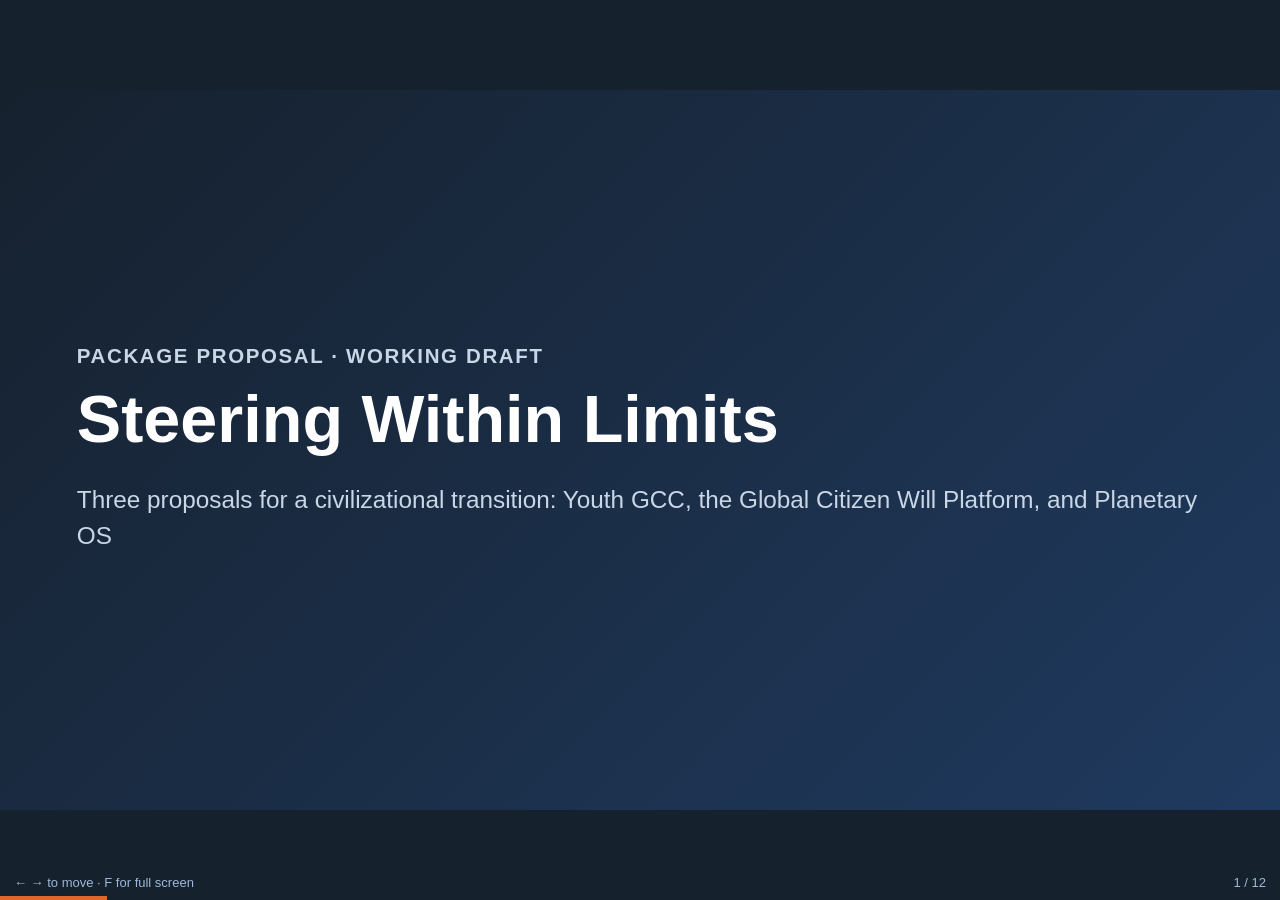
<file: docs/slides/index.html>
<!doctype html><html lang="en"><head><meta charset="utf-8"><meta name="viewport" content="width=device-width,initial-scale=1">
<title>Steering Within Limits — slides</title><style>
*{box-sizing:border-box}html,body{margin:0;height:100%;background:#16212E;font-family:"Helvetica Neue",Helvetica,Arial,"Hiragino Kaku Gothic ProN","Noto Sans JP",sans-serif;color:#1F2A37}
.deck{position:relative;width:100vw;height:100vh;overflow:hidden}
.slide{position:absolute;inset:0;margin:auto;width:min(100vw,177.78vh);height:min(56.25vw,100vh);background:#fff;padding:5% 6%;display:none;flex-direction:column;justify-content:center}
.slide.on{display:flex}
.slide.dark{background:linear-gradient(135deg,#16212E,#1F3A5F);color:#fff}
.k{color:#E0662C;font-weight:800;letter-spacing:.08em;text-transform:uppercase;font-size:clamp(12px,1.6vw,22px);margin:0 0 .6em}
h1{font-size:clamp(28px,5.2vw,76px);margin:0 0 .3em;line-height:1.1}
h2{font-size:clamp(22px,3.4vw,50px);margin:0 0 .5em;line-height:1.15}
p,li{font-size:clamp(14px,1.9vw,28px);line-height:1.45;margin:.25em 0}
ul{margin:.3em 0 0;padding-left:1.1em}
.dark p,.dark li{color:#C9D6E6}
img{max-width:100%;max-height:62%;object-fit:contain;align-self:center;margin-top:.6em}
.cols{display:grid;grid-template-columns:repeat(3,1fr);gap:2.5%;margin-top:.6em}
.col{border-top:6px solid #E0662C;background:#F4F6F8;border-radius:10px;padding:4% 6%}
.col b{display:block;font-size:clamp(16px,2.2vw,32px);margin-bottom:.3em}
.col p{font-size:clamp(12px,1.5vw,22px)}
.big{font-size:clamp(22px,3.6vw,54px);font-weight:800;color:#fff}
.bar{position:fixed;left:0;bottom:0;height:4px;background:#E0662C;transition:width .2s}
.num{position:fixed;right:14px;bottom:10px;color:#9DB8D9;font-size:13px}
.hint{position:fixed;left:14px;bottom:10px;color:#9DB8D9;font-size:13px}
a{color:#E0662C}
</style></head><body><div class="deck">
<section class="slide dark"><p class="k">Package proposal · working draft</p><h1>Steering Within Limits</h1><p>Three proposals for a civilizational transition: Youth GCC, the Global Citizen Will Platform, and Planetary OS</p></section>
<section class="slide"><p class="k">Why now</p><h2>In 50 years, the world changed more than our rules did</h2><img src="../assets/fig/en/W-3.png" alt=""></section>
<section class="slide"><p class="k">The diagnosis</p><h2>Not a shortage, but a runaway</h2><ul><li>Efficiency gains are swallowed by overcompetition</li><li>Benefits flow into asset prices, while daily life gets harder</li><li>Everyone acting rationally produces a collective failure, like a theater audience all standing on tiptoe</li></ul></section>
<section class="slide"><p class="k">The diagnosis</p><h2>Wealth and emissions are concentrated in the same hands</h2><img src="../assets/fig/en/2-B.png" alt=""></section>
<section class="slide"><p class="k">The transition</p><h2>From a civilization that grew without steering, to one that steers within limits</h2><ul><li>Planetary limits defined strictly, as guardrails</li><li>Freedom for life and business within them</li><li>Continual correction by data and pre-agreed rules</li><li>Goals set democratically, including for future generations</li></ul></section>
<section class="slide"><p class="k">Three gaps, three proposals</p><h2>Who, how, and what</h2><div class="cols"><div class="col"><b>A · Youth GCC</b><p>A youth-led global citizens' congress. A World Citizens' Assembly selected by lot, a World Policy Institute, a World Policy Laboratory</p></div><div class="col"><b>B · Platform</b><p>A federation of existing movements that makes support visible and connects it to decisions</p></div><div class="col"><b>C · Planetary OS</b><p>Operating rules under which reducing pays</p></div></div></section>
<section class="slide"><p class="k">A · Youth GCC</p><h2>A second political circuit, beside states</h2><ul><li>World citizens raise problems; experts design at least three options; citizens deliberate and choose</li><li>Policies are tested before they are scaled, and failures are published</li><li>It begins with a duty to respond, not a power to compel: states publish why they adopt or reject</li><li>Legitimacy is earned, not declared</li></ul></section>
<section class="slide"><p class="k">B · Global Citizen Will Platform</p><h2>Federation, not competition</h2><ul><li>Existing movements keep their names and campaigns, and join as Co-Initiators</li><li>Support for concrete proposals is made visible against planetary indicators</li><li>Four channels to decisions: multilateral, legal, electoral, markets</li><li>Influence through legitimacy and numbers, not coercion</li></ul></section>
<section class="slide"><p class="k">C · Planetary OS</p><h2>Four modules, two money flows</h2><img src="../assets/fig/en/2-2.png" alt=""></section>
<section class="slide"><p class="k">C · Planetary OS</p><h2>Reducing pays: at least 70% of people come out ahead</h2><img src="../assets/fig/en/5-2.png" alt=""></section>
<section class="slide"><p class="k">C · Planetary OS</p><h2>Scaling through a club worth joining</h2><img src="../assets/fig/en/6-4.png" alt=""></section>
<section class="slide dark"><p class="k">One question for politics</p><p class="big">"Here is a working design. Will you connect to it?"</p><p>Stage 1: the first edition of the Planetary OS Standard · a public dividend simulator · the launch of Youth GCC</p><p>Join as a Co-Initiator · Read more: the package proposal and the series</p></section>
</div><div class="bar"></div><div class="num"></div><div class="hint">← → to move · F for full screen</div><script>
const s=[...document.querySelectorAll('.slide')];let i=0;const bar=document.querySelector('.bar'),num=document.querySelector('.num');
function go(n){i=Math.max(0,Math.min(s.length-1,n));s.forEach((e,k)=>e.classList.toggle('on',k===i));bar.style.width=((i+1)/s.length*100)+'%';num.textContent=(i+1)+' / '+s.length;history.replaceState(null,'','#'+(i+1))}
document.addEventListener('keydown',e=>{if(['ArrowRight','PageDown',' '].includes(e.key))go(i+1);if(['ArrowLeft','PageUp'].includes(e.key))go(i-1);if(e.key==='Home')go(0);if(e.key==='End')go(s.length-1);if(e.key==='f'||e.key==='F'){document.fullscreenElement?document.exitFullscreen():document.documentElement.requestFullscreen()}});
document.addEventListener('click',e=>{if(e.target.closest('a'))return;go(e.clientX>innerWidth/3?i+1:i-1)});
go((parseInt(location.hash.slice(1))||1)-1);
</script><script data-goatcounter="https://steering.goatcounter.com/count" async src="https://gc.zgo.at/count.js"></script>
</body></html>
</file>
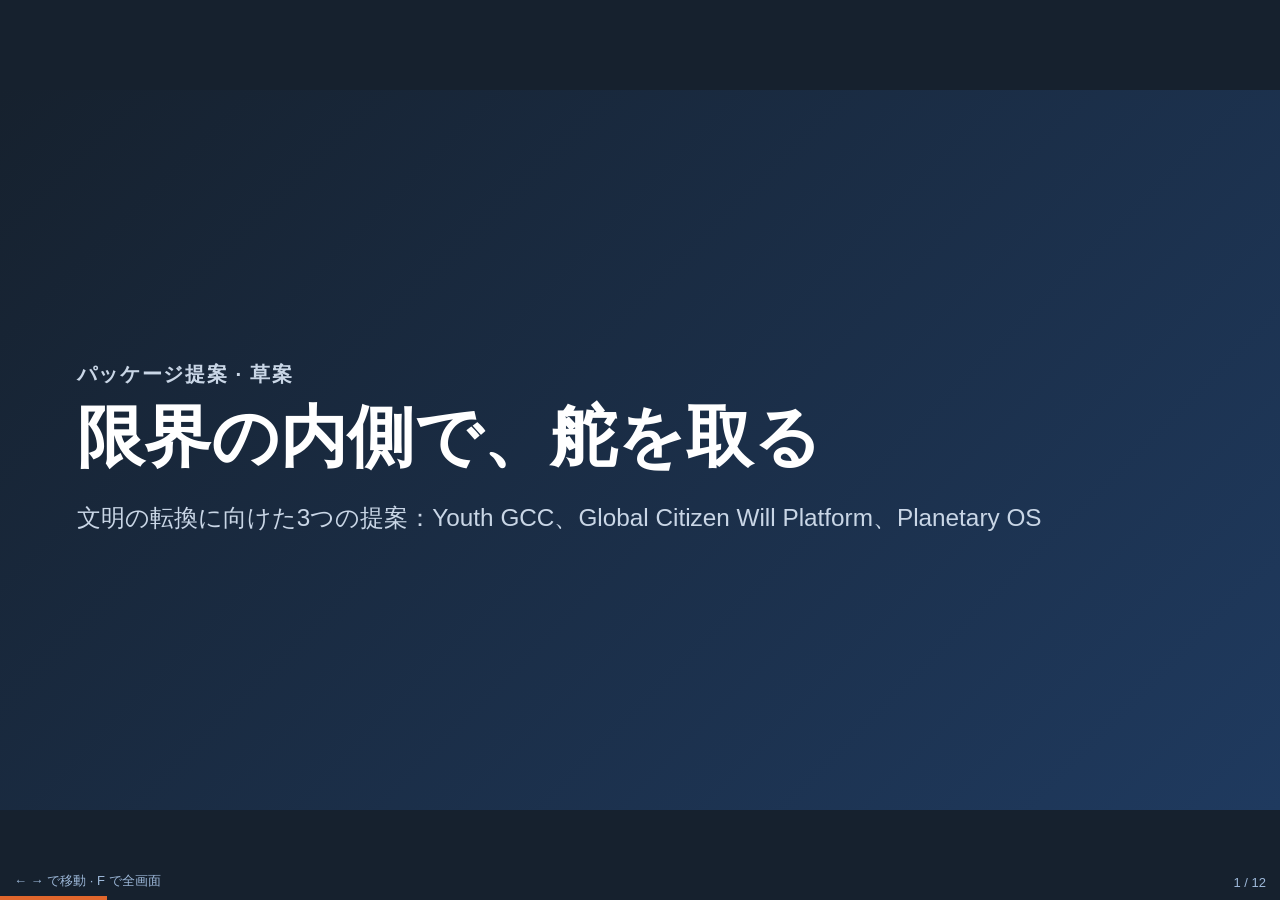
<file: docs/slides/ja.html>
<!doctype html><html lang="ja"><head><meta charset="utf-8"><meta name="viewport" content="width=device-width,initial-scale=1">
<title>限界の内側で、舵を取る — スライド</title><style>
*{box-sizing:border-box}html,body{margin:0;height:100%;background:#16212E;font-family:"Helvetica Neue",Helvetica,Arial,"Hiragino Kaku Gothic ProN","Noto Sans JP",sans-serif;color:#1F2A37}
.deck{position:relative;width:100vw;height:100vh;overflow:hidden}
.slide{position:absolute;inset:0;margin:auto;width:min(100vw,177.78vh);height:min(56.25vw,100vh);background:#fff;padding:5% 6%;display:none;flex-direction:column;justify-content:center}
.slide.on{display:flex}
.slide.dark{background:linear-gradient(135deg,#16212E,#1F3A5F);color:#fff}
.k{color:#E0662C;font-weight:800;letter-spacing:.08em;text-transform:uppercase;font-size:clamp(12px,1.6vw,22px);margin:0 0 .6em}
h1{font-size:clamp(28px,5.2vw,76px);margin:0 0 .3em;line-height:1.1}
h2{font-size:clamp(22px,3.4vw,50px);margin:0 0 .5em;line-height:1.15}
p,li{font-size:clamp(14px,1.9vw,28px);line-height:1.45;margin:.25em 0}
ul{margin:.3em 0 0;padding-left:1.1em}
.dark p,.dark li{color:#C9D6E6}
img{max-width:100%;max-height:62%;object-fit:contain;align-self:center;margin-top:.6em}
.cols{display:grid;grid-template-columns:repeat(3,1fr);gap:2.5%;margin-top:.6em}
.col{border-top:6px solid #E0662C;background:#F4F6F8;border-radius:10px;padding:4% 6%}
.col b{display:block;font-size:clamp(16px,2.2vw,32px);margin-bottom:.3em}
.col p{font-size:clamp(12px,1.5vw,22px)}
.big{font-size:clamp(22px,3.6vw,54px);font-weight:800;color:#fff}
.bar{position:fixed;left:0;bottom:0;height:4px;background:#E0662C;transition:width .2s}
.num{position:fixed;right:14px;bottom:10px;color:#9DB8D9;font-size:13px}
.hint{position:fixed;left:14px;bottom:10px;color:#9DB8D9;font-size:13px}
a{color:#E0662C}
</style></head><body><div class="deck">
<section class="slide dark"><p class="k">パッケージ提案 · 草案</p><h1>限界の内側で、舵を取る</h1><p>文明の転換に向けた3つの提案：Youth GCC、Global Citizen Will Platform、Planetary OS</p></section>
<section class="slide"><p class="k">なぜ今か</p><h2>この50年で、世界はルールよりずっと大きく変わった</h2><img src="../assets/fig/ja/W-3.png" alt=""></section>
<section class="slide"><p class="k">診断</p><h2>不足ではなく、暴走</h2><ul><li>効率化の成果は、過剰な競争に飲み込まれる</li><li>恩恵は資産の価格に流れ、暮らしは楽にならない</li><li>一人ひとりが合理的に行動するほど、全体として共倒れになる（全員が爪先立ちの劇場）</li></ul></section>
<section class="slide"><p class="k">診断</p><h2>富と排出は、同じところに集中している</h2><img src="../assets/fig/ja/2-B.png" alt=""></section>
<section class="slide"><p class="k">転換</p><h2>舵を取らずに育った文明から、限界の内側で舵を取る文明へ</h2><ul><li>地球の限界は、ガードレールとして厳格に定める</li><li>その内側の暮らしと事業は自由に</li><li>データと、あらかじめ合意したルールで、絶えず修正する</li><li>目標は、将来世代の声も含めて民主的に決める</li></ul></section>
<section class="slide"><p class="k">3つの空白と、3つの提案</p><h2>誰が、どのように、何を</h2><div class="cols"><div class="col"><b>A · Youth GCC</b><p>若者主導の地球市民会議。くじ引きの世界市民会議、世界政策機構、世界政策実証局</p></div><div class="col"><b>B · Platform</b><p>既存の運動の連合。支持を目に見える形にし、意思決定につなぐ</p></div><div class="col"><b>C · Planetary OS</b><p>減らすほど得をする動作ルール</p></div></div></section>
<section class="slide"><p class="k">A · Youth GCC</p><h2>国家と並ぶ、もう一つの政治の回路</h2><ul><li>市民が課題を提起し、専門家が少なくとも3つの案をつくり、市民が熟議して選ぶ</li><li>政策は実証してから広げ、失敗も公開する</li><li>強制する力ではなく、応答してもらうしくみから始める（採否の理由を公開）</li><li>正統性は、宣言するものではなく積み重ねるもの</li></ul></section>
<section class="slide"><p class="k">B · Global Citizen Will Platform</p><h2>競争ではなく、連合</h2><ul><li>既存の運動は名前と活動を保ち、共同発起人として加わる</li><li>具体的な提案への支持を、地球の指標と並べて目に見える形にする</li><li>意思決定につなぐ4つの経路：多国間・司法・選挙・市場</li><li>力の源は強制ではなく、正統性と数</li></ul></section>
<section class="slide"><p class="k">C · Planetary OS</p><h2>4つのモジュールと、2つのお金の流れ</h2><img src="../assets/fig/ja/2-2.png" alt=""></section>
<section class="slide"><p class="k">C · Planetary OS</p><h2>減らすほど得：少なくとも7割の人の手取りがプラスに</h2><img src="../assets/fig/ja/5-2.png" alt=""></section>
<section class="slide"><p class="k">C · Planetary OS</p><h2>参加すると得をするクラブで広げる</h2><img src="../assets/fig/ja/6-4.png" alt=""></section>
<section class="slide dark"><p class="k">政治への、一つの問い</p><p class="big">「動く設計図がここにあります。この仕組みにつなぎますか」</p><p>第1段階：Planetary OS の Standard 第1版・公開の還元シミュレーター・Youth GCC の立ち上げ</p><p>共同発起人として参加する · 詳しくはパッケージ提案書と連載へ</p></section>
</div><div class="bar"></div><div class="num"></div><div class="hint">← → で移動 · F で全画面</div><script>
const s=[...document.querySelectorAll('.slide')];let i=0;const bar=document.querySelector('.bar'),num=document.querySelector('.num');
function go(n){i=Math.max(0,Math.min(s.length-1,n));s.forEach((e,k)=>e.classList.toggle('on',k===i));bar.style.width=((i+1)/s.length*100)+'%';num.textContent=(i+1)+' / '+s.length;history.replaceState(null,'','#'+(i+1))}
document.addEventListener('keydown',e=>{if(['ArrowRight','PageDown',' '].includes(e.key))go(i+1);if(['ArrowLeft','PageUp'].includes(e.key))go(i-1);if(e.key==='Home')go(0);if(e.key==='End')go(s.length-1);if(e.key==='f'||e.key==='F'){document.fullscreenElement?document.exitFullscreen():document.documentElement.requestFullscreen()}});
document.addEventListener('click',e=>{if(e.target.closest('a'))return;go(e.clientX>innerWidth/3?i+1:i-1)});
go((parseInt(location.hash.slice(1))||1)-1);
</script><script data-goatcounter="https://steering.goatcounter.com/count" async src="https://gc.zgo.at/count.js"></script>
</body></html>
</file>
